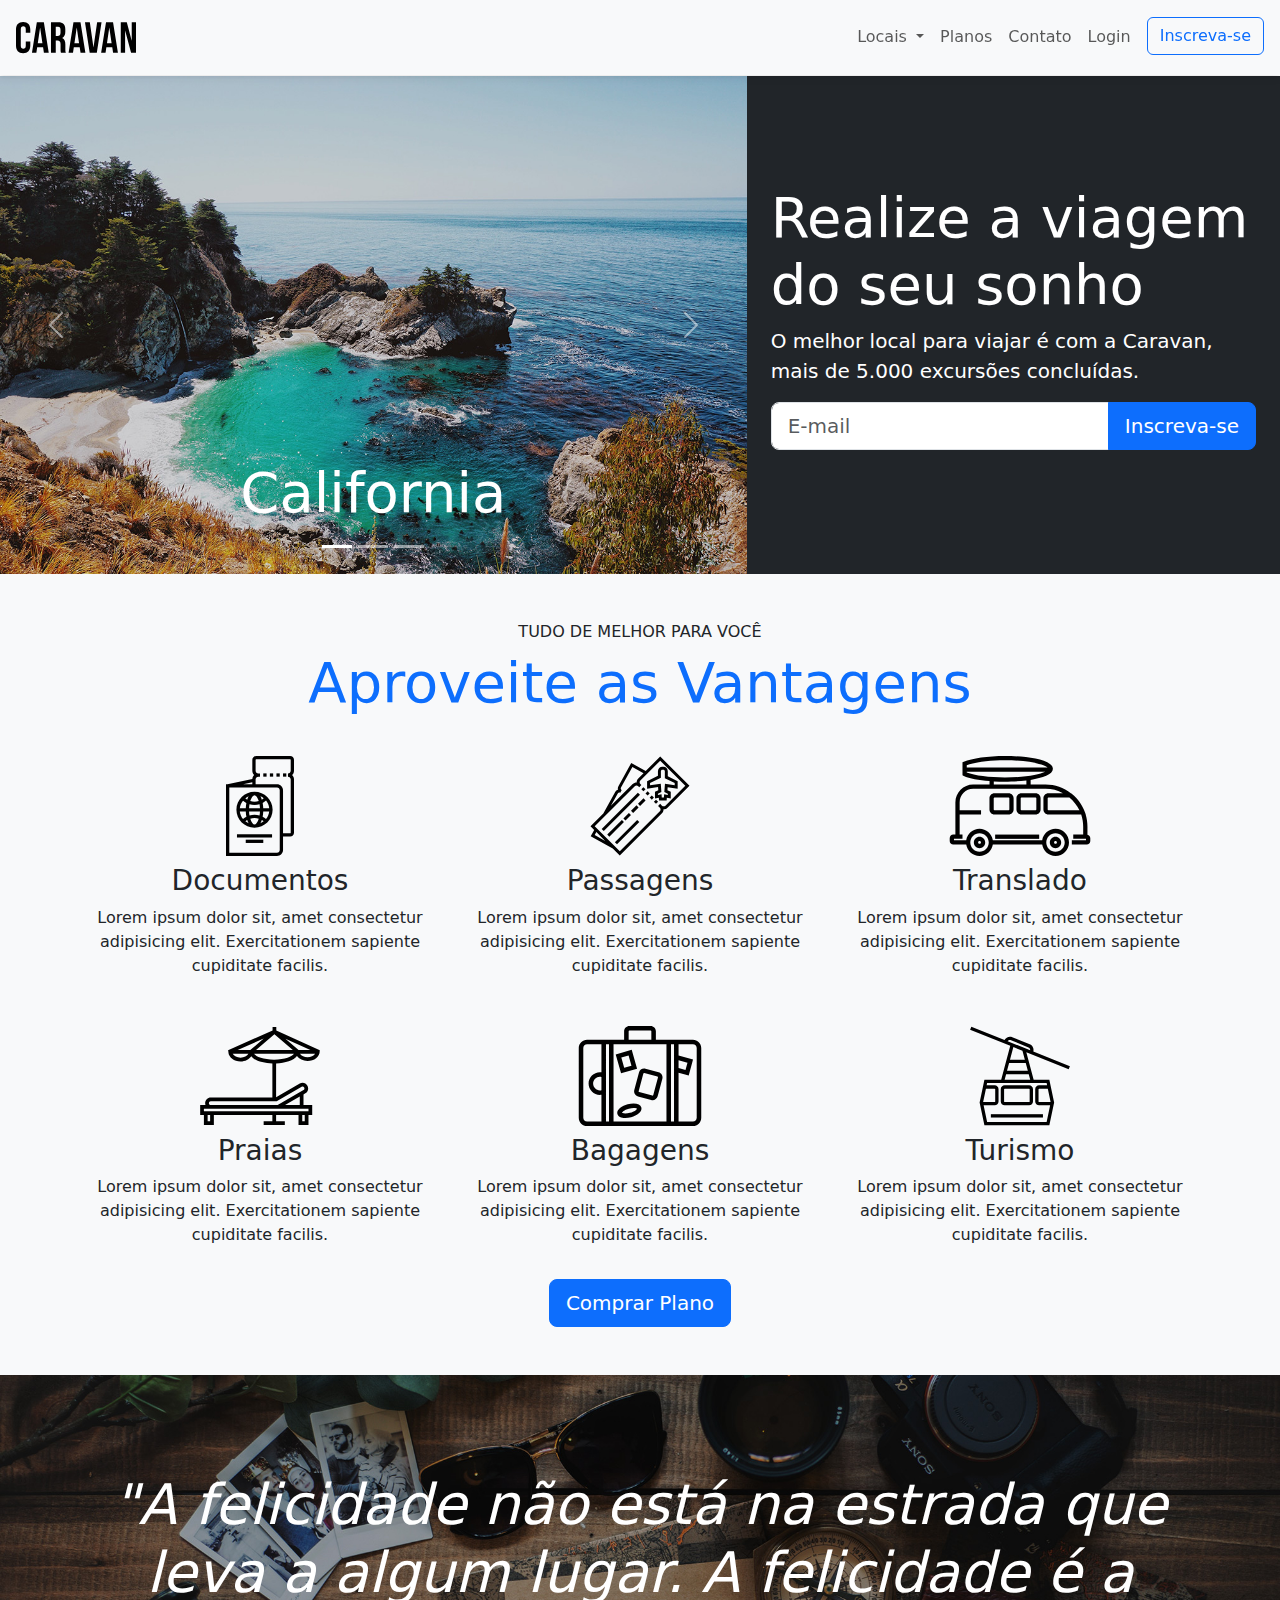
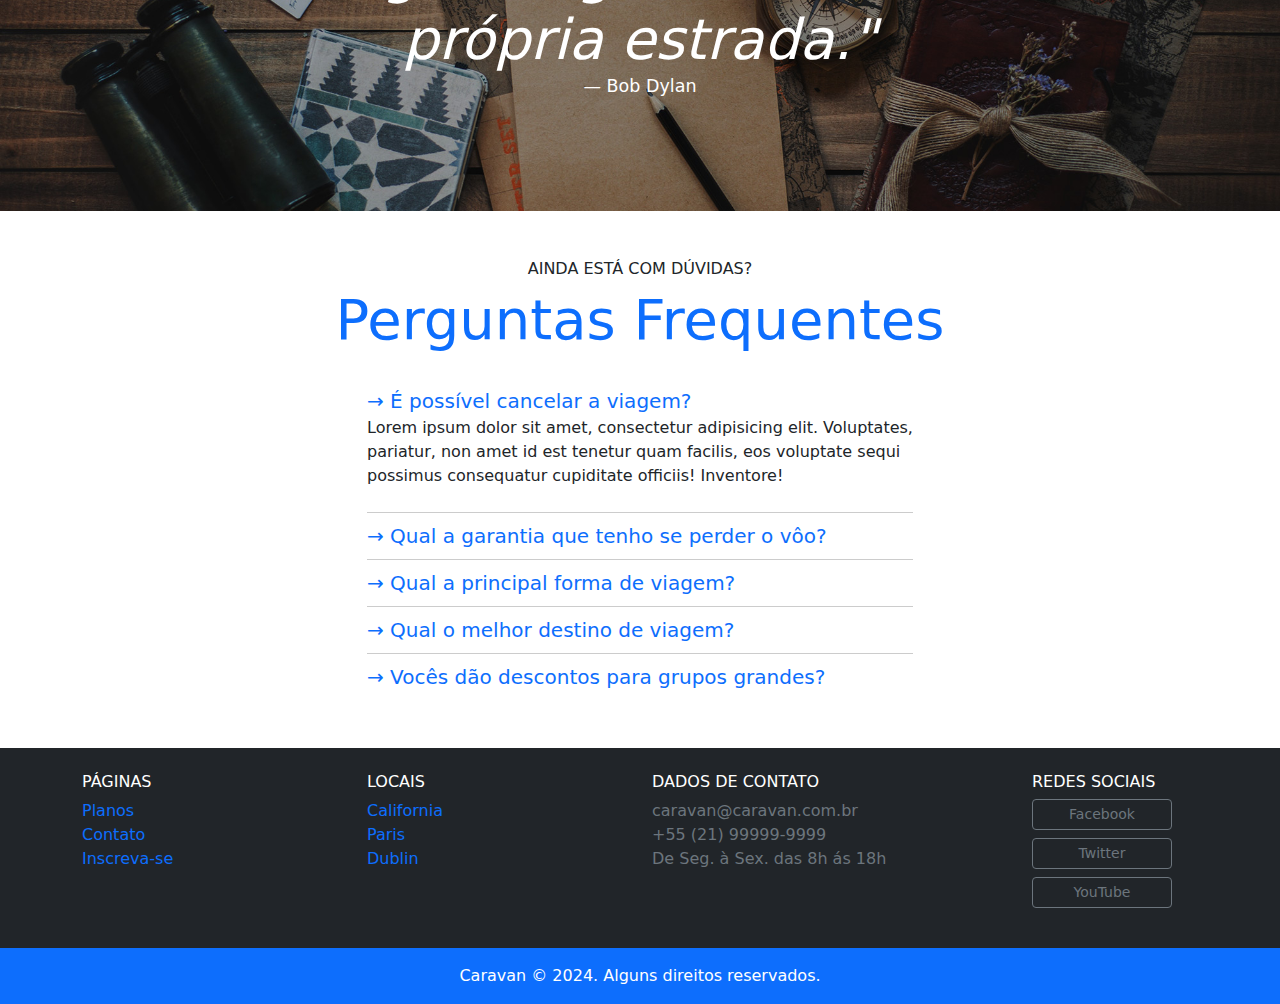
<file: index.html>
<!DOCTYPE html>
<html lang="pt-BR">
  <head>
    <meta charset="UTF-8" />
    <meta name="viewport" content="width=device-width, initial-scale=1.0" />
    <title>Caravan</title>
    <link rel="stylesheet" href="css/bootstrap.css" />
    <link rel="stylesheet" href="css/style.css" />
  </head>

  <body>
    <!-- Modal -->
    <div
      class="modal fade"
      id="modalLogin"
      tabindex="-1"
      aria-labelledby="modalLoginTitulo"
      aria-hidden="true"
    >
      <div class="modal-dialog">
        <div class="modal-content">
          <div class="modal-header">
            <h1 class="modal-title fs-5" id="modalLogin">Entre na sua conta</h1>
            <button
              type="button"
              class="btn-close"
              data-bs-dismiss="modal"
              aria-label="Close"
            ></button>
          </div>
          <div class="modal-body">
            <form>
              <div class="mb-3">
                <label for="loginEmail" class="form-label">E-mail</label>
                <input type="email" class="form-control" id="loginEmail" />
              </div>
              <div class="mb-3">
                <label for="loginSenha" class="form-label">Senha</label>
                <input type="password" class="form-control" id="loginSenha" />
              </div>

              <button type="submit" class="btn btn-primary">
                Entrar na Conta
              </button>
              <div class="form-text mt-2">
                Esqueceu a senha?
                <a href="#">Clique aqui</a>
              </div>
            </form>
          </div>
        </div>
      </div>
    </div>

    <!-- NavBar -->
    <nav
      class="navbar navbar-expand-md bg-body-tertiary fixed-top p-3 box-shadow"
    >
      <a class="navbar-brand" href="index.html">
        <img src="img/caravan.svg" alt="Logo Caravan" />
      </a>

      <button
        class="navbar-toggler"
        type="button"
        data-bs-toggle="collapse"
        data-bs-target="#descubraLocais"
        aria-controls="navbarSupportedContent"
        aria-expanded="false"
        aria-label="Toggle navigation"
      >
        <span class="navbar-toggler-icon"></span>
      </button>

      <div class="collapse navbar-collapse" id="descubraLocais">
        <ul class="navbar-nav ms-auto">
          <li class="nav-item dropdown">
            <a
              class="nav-link dropdown-toggle"
              href="#"
              role="button"
              data-bs-toggle="dropdown"
              aria-expanded="false"
            >
              Locais
            </a>
            <ul class="dropdown-menu">
              <li><a class="dropdown-item" href="local.html">California</a></li>
              <li><a class="dropdown-item" href="local.html">Paris</a></li>
              <li><a class="dropdown-item" href="local.html">Dublin</a></li>
            </ul>
          </li>
          <li class="nav-item">
            <a class="nav-link" aria-current="page" href="planos.html">
              Planos
            </a>
          </li>
          <li class="nav-item">
            <a class="nav-link" aria-current="page" href="contato.html">
              Contato
            </a>
          </li>
          <li class="nav-item">
            <a
              class="nav-link"
              aria-current="page"
              href="#"
              data-bs-toggle="modal"
              data-bs-target="#modalLogin"
            >
              Login
            </a>
          </li>
          <li class="nav-item">
            <a
              class="btn btn-outline-primary ms-md-2"
              aria-current="page"
              href="inscricao.html"
            >
              Inscreva-se
            </a>
          </li>
        </ul>
      </div>
    </nav>

    <!-- Introdução -->
    <section class="container-fluid text-white">
      <div class="row bg-dark">
        <div class="col-lg-7 p-0">
          <div id="carouselCidades" class="carousel slide">
            <div class="carousel-indicators">
              <button
                type="button"
                data-bs-target="#carouselCidades"
                data-bs-slide-to="0"
                class="active"
                aria-current="true"
                aria-label="Slide 1"
              ></button>
              <button
                type="button"
                data-bs-target="#carouselCidades"
                data-bs-slide-to="1"
                aria-label="Slide 2"
              ></button>
              <button
                type="button"
                data-bs-target="#carouselCidades"
                data-bs-slide-to="2"
                aria-label="Slide 3"
              ></button>
            </div>
            <div class="carousel-inner">
              <div class="carousel-item active">
                <img
                  src="img/california.jpg"
                  class="d-block w-100"
                  alt="California"
                />
                <div class="carousel-caption">
                  <h3 class="display-4">California</h3>
                </div>
              </div>
              <div class="carousel-item">
                <img src="img/paris.jpg" class="d-block w-100" alt="Paris" />
                <div class="carousel-caption">
                  <h3 class="display-4">Paris</h3>
                </div>
              </div>
              <div class="carousel-item">
                <img src="img/dublin.jpg" class="d-block w-100" alt="Dublin" />
                <div class="carousel-caption">
                  <h3 class="display-4">Dublin</h3>
                </div>
              </div>
            </div>
            <button
              class="carousel-control-prev"
              type="button"
              data-bs-target="#carouselCidades"
              data-bs-slide="prev"
            >
              <span
                class="carousel-control-prev-icon"
                aria-hidden="true"
              ></span>
              <span class="visually-hidden">Anterior</span>
            </button>
            <button
              class="carousel-control-next"
              type="button"
              data-bs-target="#carouselCidades"
              data-bs-slide="next"
            >
              <span
                class="carousel-control-next-icon"
                aria-hidden="true"
              ></span>
              <span class="visually-hidden">Próximo</span>
            </button>
          </div>
        </div>

        <!-- Formulário -->
        <div class="col-lg-5 p-4 align-self-center">
          <h1 class="display-4">Realize a viagem do seu sonho</h1>
          <p class="lead">
            O melhor local para viajar é com a Caravan, mais de 5.000 excursões
            concluídas.
          </p>
          <form action="">
            <div class="input-group input-group-lg mb-3">
              <input
                type="text"
                class="form-control"
                placeholder="E-mail"
                aria-label="E-mail"
                aria-describedby="button-addon2"
              />
              <button class="btn btn-primary" type="button" id="button-addon2">
                Inscreva-se
              </button>
            </div>
          </form>
        </div>
      </div>
    </section>

    <!-- Vantagens -->
    <section class="py-5 bg-light text-center">
      <div class="container">
        <div class="mb-4">
          <span class="h6 d-block">TUDO DE MELHOR PARA VOCÊ</span>
          <h2 class="display-4 text-primary">Aproveite as Vantagens</h2>
        </div>

        <div class="row">
          <div class="col-xl-4 col-md-6 my-3">
            <div class="icone d-flex justify-content-center mb-2">
              <img src="img/icones/passaporte.svg" alt="Passaporte" />
            </div>
            <h3>Documentos</h3>
            <p>
              Lorem ipsum dolor sit, amet consectetur adipisicing elit.
              Exercitationem sapiente cupiditate facilis.
            </p>
          </div>

          <div class="col-xl-4 col-md-6 my-3">
            <div class="icone d-flex justify-content-center mb-2">
              <img src="img/icones/passagens.svg" alt="Passagens" />
            </div>
            <h3>Passagens</h3>
            <p>
              Lorem ipsum dolor sit, amet consectetur adipisicing elit.
              Exercitationem sapiente cupiditate facilis.
            </p>
          </div>

          <div class="col-xl-4 col-md-6 my-3">
            <div class="icone d-flex justify-content-center mb-2">
              <img src="img/icones/translado.svg" alt="Translado" />
            </div>
            <h3>Translado</h3>
            <p>
              Lorem ipsum dolor sit, amet consectetur adipisicing elit.
              Exercitationem sapiente cupiditate facilis.
            </p>
          </div>

          <div class="col-xl-4 col-md-6 my-3">
            <div class="icone d-flex justify-content-center mb-2">
              <img src="img/icones/praias.svg" alt="Praias" />
            </div>
            <h3>Praias</h3>
            <p>
              Lorem ipsum dolor sit, amet consectetur adipisicing elit.
              Exercitationem sapiente cupiditate facilis.
            </p>
          </div>

          <div class="col-xl-4 col-md-6 my-3">
            <div class="icone d-flex justify-content-center mb-2">
              <img src="img/icones/bagagens.svg" alt="Bagagens" />
            </div>
            <h3>Bagagens</h3>
            <p>
              Lorem ipsum dolor sit, amet consectetur adipisicing elit.
              Exercitationem sapiente cupiditate facilis.
            </p>
          </div>

          <div class="col-xl-4 col-md-6 my-3">
            <div class="icone d-flex justify-content-center mb-2">
              <img src="img/icones/turismo.svg" alt="Turismo" />
            </div>
            <h3>Turismo</h3>
            <p>
              Lorem ipsum dolor sit, amet consectetur adipisicing elit.
              Exercitationem sapiente cupiditate facilis.
            </p>
          </div>
        </div>

        <a href="planos.html" class="btn btn-primary btn-lg">Comprar Plano</a>
      </div>
    </section>

    <!-- quote -->
    <section id="home-quote" class="p-md-5">
      <blockquote class="blockquote text-center text-white p-md-5 p-3">
        <p class="display-4">
          <em>
            "A felicidade não está na estrada que leva a algum lugar. A
            felicidade é a própria estrada."
          </em>
        </p>
        <footer class="blockquote-footer text-white">Bob Dylan</footer>
      </blockquote>
    </section>

    <!-- Perguntas frequentes -->
    <section class="container my-5">
      <div class="mb-4 text-center">
        <span class="h6 d-block">AINDA ESTÁ COM DÚVIDAS?</span>
        <h2 class="display-4 text-primary">Perguntas Frequentes</h2>
      </div>

      <div class="row justify-content-center">
        <div class="col-lg-6" id="perguntasFrequentes">
          <div class="pergunta py-2">
            <a
              class="lead text-decoration-none"
              data-bs-toggle="collapse"
              href="#pergunta1"
              role="button"
              aria-expanded="true"
              aria-controls="pergunta1"
            >
              <strong>→ É possível cancelar a viagem?</strong>
            </a>
            <div
              class="collapse show"
              id="pergunta1"
              data-bs-parent="#perguntasFrequentes"
            >
              <p>
                Lorem ipsum dolor sit amet, consectetur adipisicing elit.
                Voluptates, pariatur, non amet id est tenetur quam facilis, eos
                voluptate sequi possimus consequatur cupiditate officiis!
                Inventore!
              </p>
            </div>
          </div>
          <div class="pergunta py-2">
            <a
              class="lead text-decoration-none"
              data-bs-toggle="collapse"
              href="#pergunta2"
              role="button"
              aria-expanded="false"
              aria-controls="pergunta2"
            >
              <strong>→ Qual a garantia que tenho se perder o vôo?</strong>
            </a>
            <div
              class="collapse"
              id="pergunta2"
              data-bs-parent="#perguntasFrequentes"
            >
              <p>
                Lorem ipsum dolor sit amet, consectetur adipisicing elit.
                Voluptates, pariatur, non amet id est tenetur quam facilis, eos
                voluptate sequi possimus consequatur cupiditate officiis!
                Inventore!
              </p>
            </div>
          </div>
          <div class="pergunta py-2">
            <a
              class="lead text-decoration-none"
              data-bs-toggle="collapse"
              href="#pergunta3"
              role="button"
              aria-expanded="false"
              aria-controls="pergunta3"
            >
              <strong>→ Qual a principal forma de viagem?</strong>
            </a>
            <div
              class="collapse"
              id="pergunta3"
              data-bs-parent="#perguntasFrequentes"
            >
              <p>
                Lorem ipsum dolor sit amet, consectetur adipisicing elit.
                Voluptates, pariatur, non amet id est tenetur quam facilis, eos
                voluptate sequi possimus consequatur cupiditate officiis!
                Inventore!
              </p>
            </div>
          </div>
          <div class="pergunta py-2">
            <a
              class="lead text-decoration-none"
              data-bs-toggle="collapse"
              href="#pergunta4"
              role="button"
              aria-expanded="false"
              aria-controls="pergunta4"
            >
              <strong>→ Qual o melhor destino de viagem?</strong>
            </a>
            <div
              class="collapse"
              id="pergunta4"
              data-bs-parent="#perguntasFrequentes"
            >
              <p>
                Lorem ipsum dolor sit amet, consectetur adipisicing elit.
                Voluptates, pariatur, non amet id est tenetur quam facilis, eos
                voluptate sequi possimus consequatur cupiditate officiis!
                Inventore!
              </p>
            </div>
          </div>
          <div class="pergunta py-2">
            <a
              class="lead text-decoration-none"
              data-bs-toggle="collapse"
              href="#pergunta5"
              role="button"
              aria-expanded="false"
              aria-controls="pergunta5"
            >
              <strong>→ Vocês dão descontos para grupos grandes?</strong>
            </a>
            <div
              class="collapse"
              id="pergunta5"
              data-bs-parent="#perguntasFrequentes"
            >
              <p>
                Lorem ipsum dolor sit amet, consectetur adipisicing elit.
                Voluptates, pariatur, non amet id est tenetur quam facilis, eos
                voluptate sequi possimus consequatur cupiditate officiis!
                Inventore!
              </p>
            </div>
          </div>
        </div>
      </div>
    </section>

    <footer class="bg-dark text-white">
      <div class="container py-4">
        <div class="row">
          <div class="col-md-3 col-6">
            <h4 class="h6">PÁGINAS</h4>
            <ul class="list-unstyled">
              <li>
                <a class="text-decoration-none" href="planos.html">Planos</a>
              </li>
              <li>
                <a class="text-decoration-none" href="contato.html">Contato</a>
              </li>
              <li>
                <a class="text-decoration-none" href="inscricao.html">
                  Inscreva-se
                </a>
              </li>
            </ul>
          </div>

          <div class="col-md-3 col-6">
            <h4 class="h6">LOCAIS</h4>
            <ul class="list-unstyled">
              <li>
                <a class="text-decoration-none" href="local.html">California</a>
              </li>
              <li>
                <a class="text-decoration-none" href="local.html">Paris</a>
              </li>
              <li>
                <a class="text-decoration-none" href="local.html">Dublin</a>
              </li>
            </ul>
          </div>

          <div class="col-md-4">
            <h4 class="h6">DADOS DE CONTATO</h4>
            <ul class="list-unstyled text-decoration-none text-secondary">
              <li>caravan@caravan.com.br</li>
              <li>+55 (21) 99999-9999</li>
              <li>De Seg. à Sex. das 8h ás 18h</li>
            </ul>
          </div>

          <div class="col-md-2 col-3">
            <h4 class="h6">REDES SOCIAIS</h4>
            <ul class="list-unstyled btn-maxwidth">
              <li>
                <a
                  class="btn btn-sm btn-outline-secondary mb-2 d-block"
                  href="#"
                >
                  Facebook
                </a>
              </li>
              <li>
                <a
                  class="btn btn-sm btn-outline-secondary mb-2 d-block"
                  href="#"
                >
                  Twitter
                </a>
              </li>
              <li>
                <a
                  class="btn btn-sm btn-outline-secondary mb-2 d-block"
                  href="#"
                >
                  YouTube
                </a>
              </li>
            </ul>
          </div>
        </div>
      </div>

      <div class="bg-primary text-center py-3">
        <p class="mb-0">Caravan &copy 2024. Alguns direitos reservados.</p>
      </div>
    </footer>

    <script type="text/javascript" src="js/bootstrap.bundle.js"></script>
    <script type="text/javascript" src="js/script.js"></script>
  </body>
</html>
</file>
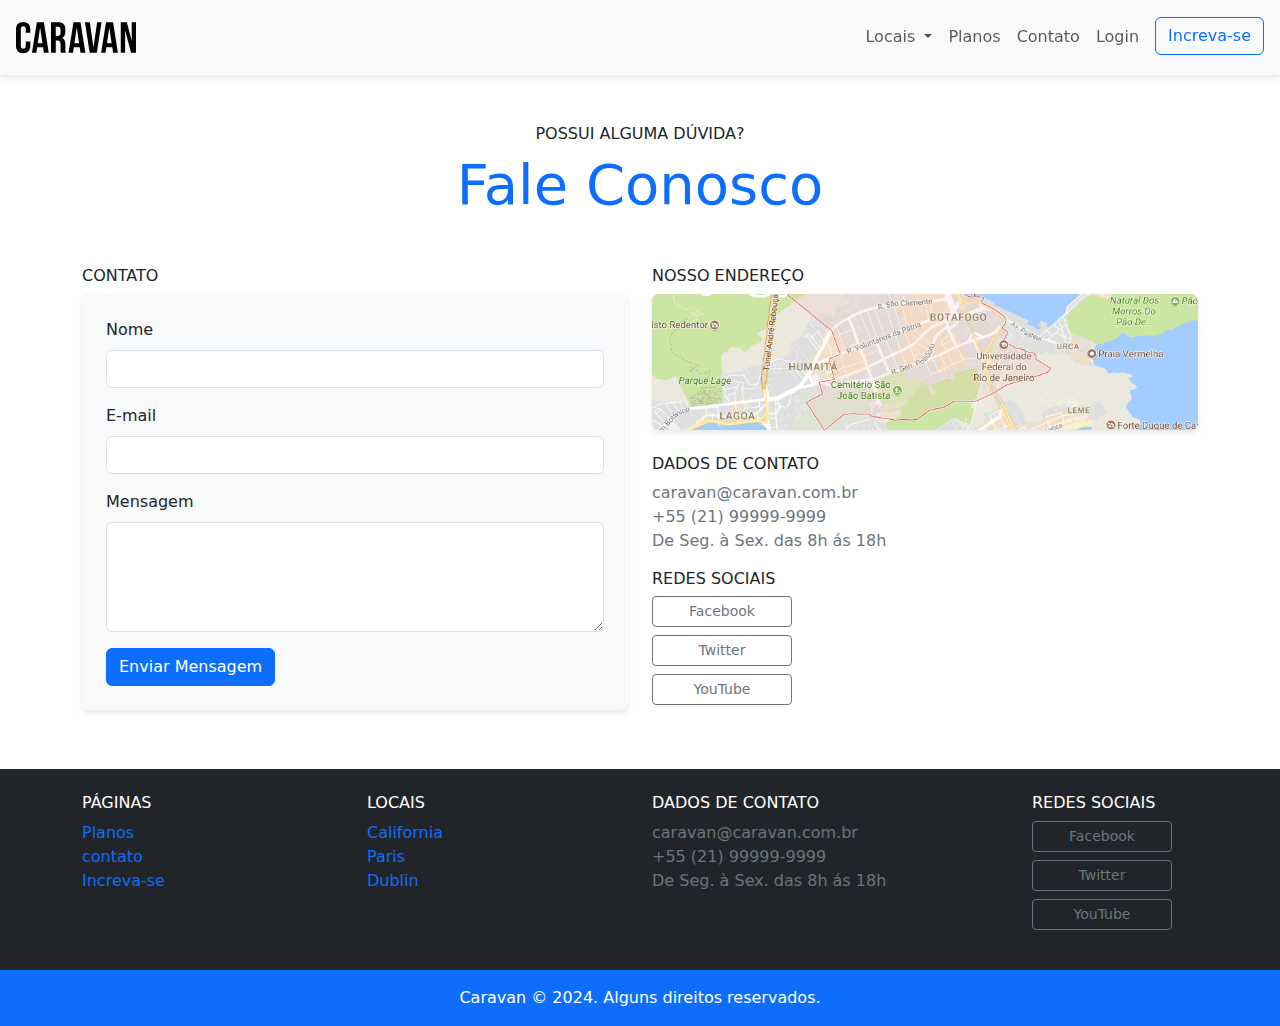
<file: contato.html>
<!DOCTYPE html>
<html lang="pt-BR">
  <head>
    <meta charset="UTF-8" />
    <meta name="viewport" content="width=device-width, initial-scale=1.0" />
    <title>Caravan</title>
    <link rel="stylesheet" href="css/bootstrap.css" />
    <link rel="stylesheet" href="css/style.css" />
  </head>

  <body>
    <!-- Modal -->
    <div
      class="modal fade"
      id="modalLogin"
      tabindex="-1"
      aria-labelledby="modalLoginTitulo"
      aria-hidden="true"
    >
      <div class="modal-dialog">
        <div class="modal-content">
          <div class="modal-header">
            <h1 class="modal-title fs-5" id="modalLoginTitulo">
              Entre na sua conta
            </h1>
            <button
              type="button"
              class="btn-close"
              data-bs-dismiss="modal"
              aria-label="Close"
            ></button>
          </div>
          <div class="modal-body">
            <form>
              <div class="mb-3">
                <label for="loginEmail" class="form-label">E-mail</label>
                <input type="email" class="form-control" id="loginEmail" />
              </div>
              <div class="mb-3">
                <label for="loginSenha" class="form-label">Senha</label>
                <input type="password" class="form-control" id="loginSenha" />
              </div>

              <button type="submit" class="btn btn-primary">
                Entrar na Conta
              </button>
              <div class="form-text">
                Esqueceu a senha?
                <a href="#">Clique aqui</a>
              </div>
            </form>
          </div>
        </div>
      </div>
    </div>

    <!-- NavBar -->
    <nav
      class="navbar navbar-expand-md bg-body-tertiary fixed-top p-3 box-shadow"
    >
      <a class="navbar-brand" href="index.html">
        <img src="img/caravan.svg" alt="Caravan" />
      </a>

      <button
        class="navbar-toggler"
        type="button"
        data-bs-toggle="collapse"
        data-bs-target="#navbarSupportedContent"
        aria-controls="navbarSupportedContent"
        aria-expanded="false"
        aria-label="Toggle navigation"
      >
        <span class="navbar-toggler-icon"></span>
      </button>

      <div class="collapse navbar-collapse" id="navbarSupportedContent">
        <ul class="navbar-nav ms-auto">
          <li class="nav-item dropdown">
            <a
              class="nav-link dropdown-toggle"
              href="#"
              role="button"
              data-bs-toggle="dropdown"
              aria-expanded="false"
            >
              Locais
            </a>
            <ul class="dropdown-menu">
              <li><a class="dropdown-item" href="local.html">California</a></li>
              <li><a class="dropdown-item" href="local.html">Paris</a></li>
              <li><a class="dropdown-item" href="local.html">Dublin</a></li>
            </ul>
          </li>
          <li class="nav-item">
            <a class="nav-link" aria-current="page" href="planos.html">
              Planos
            </a>
          </li>
          <li class="nav-item">
            <a class="nav-link" aria-current="page" href="contato.html">
              Contato
            </a>
          </li>
          <li class="nav-item">
            <a
              class="nav-link"
              aria-current="page"
              href="#"
              data-bs-toggle="modal"
              data-bs-target="#modalLogin"
            >
              Login
            </a>
          </li>
          <li class="nav-item">
            <a
              class="btn btn-outline-primary ms-md-2"
              aria-current="page"
              href="inscricao.html"
            >
              Increva-se
            </a>
          </li>
        </ul>
      </div>
    </nav>

    <!-- Fale Conosco -->
    <section class="container">
      <div class="my-5 text-center">
        <span class="h6 d-block">POSSUI ALGUMA DÚVIDA?</span>
        <h2 class="display-4 text-primary">Fale Conosco</h2>
      </div>
      <div class="row">
        <div class="col-lg mb-5">
          <h2 class="h6">CONTATO</h2>
          <form class="bg-light rounded p-4 box-shadow">
            <div class="mb-3">
              <label for="clienteNome" class="form-label">Nome</label>
              <input type="text" class="form-control" id="clienteNome" />
            </div>
            <div class="mb-3">
              <label for="clienteEmail" class="form-label">E-mail</label>
              <input type="email" class="form-control" id="clienteEmail" />
            </div>
            <div class="mb-3">
              <label for="clienteMensagem" class="form-label">Mensagem</label>
              <textarea
                class="form-control"
                id="clienteMensagem"
                rows="4"
              ></textarea>
            </div>

            <button type="submit" class="btn btn-primary">
              Enviar Mensagem
            </button>
          </form>
        </div>

        <div class="col-lg mb-5">
          <h2 class="h6">NOSSO ENDEREÇO</h2>
          <a href="https://www.google.com/maps">
            <img
              class="img-fluid box-shadow rounded mb-4"
              src="img/mapa.png"
              alt="Endereço da Empresa"
            />
          </a>

          <h2 class="h6">DADOS DE CONTATO</h2>
          <ul class="list-unstyled text-secondary">
            <li>caravan@caravan.com.br</li>
            <li>+55 (21) 99999-9999</li>
            <li>De Seg. à Sex. das 8h ás 18h</li>
          </ul>

          <h2 class="h6">REDES SOCIAIS</h2>
          <ul class="list-unstyled btn-maxwidth">
            <li>
              <a class="btn btn-sm btn-outline-secondary mb-2 d-block" href="#">
                Facebook
              </a>
            </li>
            <li>
              <a class="btn btn-sm btn-outline-secondary mb-2 d-block" href="#">
                Twitter
              </a>
            </li>
            <li>
              <a class="btn btn-sm btn-outline-secondary mb-2 d-block" href="#">
                YouTube
              </a>
            </li>
          </ul>
        </div>
      </div>
    </section>

    <!-- Footer -->
    <footer class="bg-dark text-white">
      <div class="container py-4">
        <div class="row">
          <div class="col-md-3 col-6">
            <h4 class="h6">PÁGINAS</h4>
            <ul class="list-unstyled">
              <li>
                <a class="text-decoration-none" href="planos.html">Planos</a>
              </li>
              <li>
                <a class="text-decoration-none" href="contato.html">contato</a>
              </li>
              <li>
                <a class="text-decoration-none" href="inscricao.html">
                  Increva-se
                </a>
              </li>
            </ul>
          </div>
          <div class="col-md-3 col-6">
            <h4 class="h6">LOCAIS</h4>
            <ul class="list-unstyled">
              <li>
                <a class="text-decoration-none" href="local.html">California</a>
              </li>
              <li>
                <a class="text-decoration-none" href="local.html">Paris</a>
              </li>
              <li>
                <a class="text-decoration-none" href="local.html">Dublin</a>
              </li>
            </ul>
          </div>
          <div class="col-md-4">
            <h4 class="h6">DADOS DE CONTATO</h4>
            <ul class="list-unstyled text-secondary">
              <li>caravan@caravan.com.br</li>
              <li>+55 (21) 99999-9999</li>
              <li>De Seg. à Sex. das 8h ás 18h</li>
            </ul>
          </div>
          <div class="col-md-2 col-3">
            <h4 class="h6">REDES SOCIAIS</h4>
            <ul class="list-unstyled btn-maxwidth">
              <li>
                <a
                  class="btn btn-sm btn-outline-secondary mb-2 d-block"
                  href="#"
                >
                  Facebook
                </a>
              </li>
              <li>
                <a
                  class="btn btn-sm btn-outline-secondary mb-2 d-block"
                  href="#"
                >
                  Twitter
                </a>
              </li>
              <li>
                <a
                  class="btn btn-sm btn-outline-secondary mb-2 d-block"
                  href="#"
                >
                  YouTube
                </a>
              </li>
            </ul>
          </div>
        </div>
      </div>

      <div class="bg-primary text-center py-3">
        <p class="mb-0">Caravan &copy 2024. Alguns direitos reservados.</p>
      </div>
    </footer>

    <script type="text/javascript" src="js/bootstrap.bundle.js"></script>
    <script type="text/javascript" src="js/script.js"></script>
  </body>
</html>
</file>
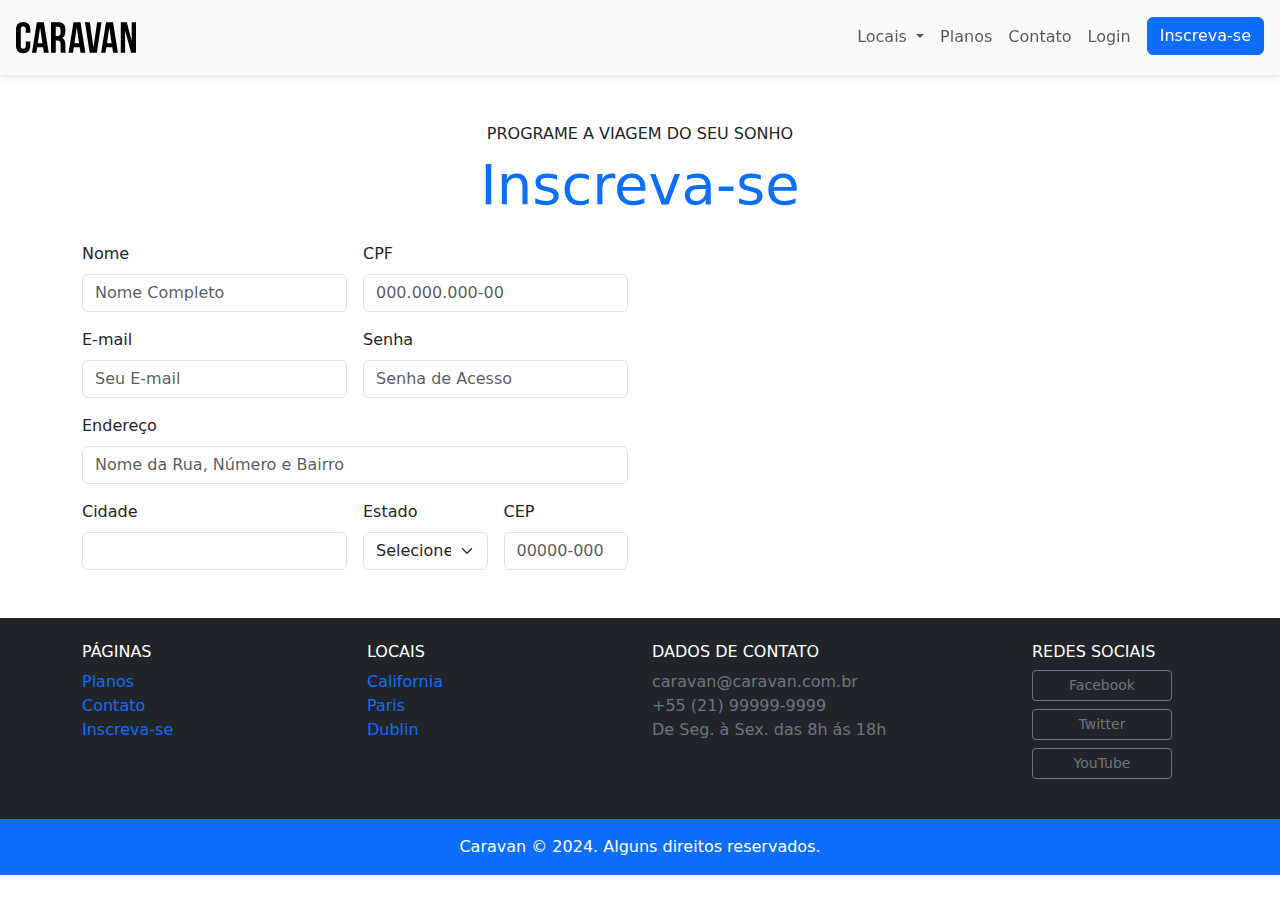
<file: inscricao.html>
<!DOCTYPE html>
<html lang="pt-BR">
  <head>
    <meta charset="UTF-8" />
    <meta name="viewport" content="width=device-width, initial-scale=1.0" />
    <title>Caravan - Inscrição</title>
    <link rel="stylesheet" href="css/bootstrap.css" />
    <link rel="stylesheet" href="css/style.css" />
  </head>

  <body>
    <!-- Modal -->
    <div
      class="modal fade"
      id="modalLogin"
      tabindex="-1"
      aria-labelledby="modalLoginTitulo"
      aria-hidden="true"
    >
      <div class="modal-dialog">
        <div class="modal-content">
          <div class="modal-header">
            <h1 class="modal-title fs-5" id="modalLogin">Entre na sua conta</h1>
            <button
              type="button"
              class="btn-close"
              data-bs-dismiss="modal"
              aria-label="Close"
            ></button>
          </div>
          <div class="modal-body">
            <form>
              <div class="mb-3">
                <label for="loginEmail" class="form-label">E-mail</label>
                <input type="email" class="form-control" id="loginEmail" />
              </div>
              <div class="mb-3">
                <label for="loginSenha" class="form-label">Senha</label>
                <input type="password" class="form-control" id="loginSenha" />
              </div>

              <button type="submit" class="btn btn-primary">
                Entrar na Conta
              </button>
              <div class="form-text mt-2">
                Esqueceu a senha?
                <a href="#">Clique aqui</a>
              </div>
            </form>
          </div>
        </div>
      </div>
    </div>

    <!-- NavBar -->
    <nav
      class="navbar navbar-expand-md bg-body-tertiary fixed-top p-3 box-shadow"
    >
      <a class="navbar-brand" href="index.html">
        <img src="img/caravan.svg" alt="Logo Caravan" />
      </a>

      <button
        class="navbar-toggler"
        type="button"
        data-bs-toggle="collapse"
        data-bs-target="#descubraLocais"
        aria-controls="navbarSupportedContent"
        aria-expanded="false"
        aria-label="Toggle navigation"
      >
        <span class="navbar-toggler-icon"></span>
      </button>

      <div class="collapse navbar-collapse" id="descubraLocais">
        <ul class="navbar-nav ms-auto">
          <li class="nav-item dropdown">
            <a
              class="nav-link dropdown-toggle"
              href="#"
              role="button"
              data-bs-toggle="dropdown"
              aria-expanded="false"
            >
              Locais
            </a>
            <ul class="dropdown-menu">
              <li><a class="dropdown-item" href="local.html">California</a></li>
              <li><a class="dropdown-item" href="local.html">Paris</a></li>
              <li><a class="dropdown-item" href="local.html">Dublin</a></li>
            </ul>
          </li>
          <li class="nav-item">
            <a class="nav-link" aria-current="page" href="planos.html">
              Planos
            </a>
          </li>
          <li class="nav-item">
            <a class="nav-link" aria-current="page" href="contato.html">
              Contato
            </a>
          </li>
          <li class="nav-item">
            <a
              class="nav-link"
              aria-current="page"
              href="#"
              data-bs-toggle="modal"
              data-bs-target="#modalLogin"
            >
              Login
            </a>
          </li>
          <li class="nav-item">
            <a
              class="btn btn-outline-primary ms-md-2 active"
              aria-current="page"
              href="inscricao.html"
            >
              Inscreva-se
            </a>
          </li>
        </ul>
      </div>
    </nav>

    <!-- Inscreva-se -->
    <section class="container my-5">
      <div class="mb-4 text-center">
        <span class="h6 d-block">PROGRAME A VIAGEM DO SEU SONHO</span>
        <h1 class="display-4 text-primary">Inscreva-se</h1>
      </div>

      <div class="row">
        <form action="" class="col-lg-6">
          <div class="row g-3">
            <div class="form-group col-md-6">
              <label for="inputNome" class="form-label">Nome</label>
              <input
                type="text"
                class="form-control"
                id="inputNome"
                placeholder="Nome Completo"
              />
            </div>
            <div class="form-group col-md-6">
              <label for="inputCPF" class="form-label">CPF</label>
              <input
                type="text"
                class="form-control"
                id="inputCPF"
                placeholder="000.000.000-00"
              />
            </div>
            <div class="form-group col-md-6">
              <label for="inputEmail" class="form-label">E-mail</label>
              <input
                type="email"
                class="form-control"
                id="inputEmail"
                placeholder="Seu E-mail"
              />
            </div>
            <div class="form-group col-md-6">
              <label for="inputSenha" class="form-label">Senha</label>
              <input
                type="password"
                class="form-control"
                id="inputSenha"
                placeholder="Senha de Acesso"
              />
            </div>
            <div class="form-group col-12">
              <label for="inputEndereco" class="form-label">Endereço</label>
              <input
                type="text"
                class="form-control"
                id="inputEndereco"
                placeholder="Nome da Rua, Número e Bairro"
              />
            </div>
            <div class="form-group col-md-6">
              <label for="inputCidade" class="form-label">Cidade</label>
              <input
                type="text"
                class="form-control"
                id="inputCidade"
              />
            </div>
            <div class="form-group col-md-3 col-6">
              <label for="inputEstado" class="form-label">Estado</label>
              <select class="form-select" id="inputEstado" aria-label="Estado">
                <option selected>Selecione</option>
                <option value="Rio de Janeiro">Rio de Janeiro</option>
                <option value="São Paulo">São Paulo</option>
                <option value="Paraná">Paraná</option>
                <option value="Espirito Santo">Espirito Santo</option>
                <option value="Minas Gerais">Minas Gerais</option>
                <option value="Rio Grande do Sul">Rio Grande do Sul</option>
              </select>
            </div>
            <div class="form-group col-md-3 col-6">
              <label for="inputCEP" class="form-label">CEP</label>
              <input
                type="text"
                class="form-control"
                id="inputCEP"
                placeholder="00000-000"
              />
            </div>
          </div>
        </form>
      </div>
    </section>

    <!-- Footer -->
    <footer class="bg-dark text-white">
      <div class="container py-4">
        <div class="row">
          <div class="col-md-3 col-6">
            <h4 class="h6">PÁGINAS</h4>
            <ul class="list-unstyled">
              <li>
                <a class="text-decoration-none" href="planos.html">Planos</a>
              </li>
              <li>
                <a class="text-decoration-none" href="contato.html">Contato</a>
              </li>
              <li>
                <a class="text-decoration-none" href="inscricao.html">
                  Inscreva-se
                </a>
              </li>
            </ul>
          </div>

          <div class="col-md-3 col-6">
            <h4 class="h6">LOCAIS</h4>
            <ul class="list-unstyled">
              <li>
                <a class="text-decoration-none" href="local.html">California</a>
              </li>
              <li>
                <a class="text-decoration-none" href="local.html">Paris</a>
              </li>
              <li>
                <a class="text-decoration-none" href="local.html">Dublin</a>
              </li>
            </ul>
          </div>

          <div class="col-md-4">
            <h4 class="h6">DADOS DE CONTATO</h4>
            <ul class="list-unstyled text-secondary">
              <li>caravan@caravan.com.br</li>
              <li>+55 (21) 99999-9999</li>
              <li>De Seg. à Sex. das 8h ás 18h</li>
            </ul>
          </div>

          <div class="col-md-2 col-3">
            <h4 class="h6">REDES SOCIAIS</h4>
            <ul class="list-unstyled btn-maxwidth">
              <li>
                <a
                  class="btn btn-sm btn-outline-secondary mb-2 d-block"
                  href="#"
                >
                  Facebook
                </a>
              </li>
              <li>
                <a
                  class="btn btn-sm btn-outline-secondary mb-2 d-block"
                  href="#"
                >
                  Twitter
                </a>
              </li>
              <li>
                <a
                  class="btn btn-sm btn-outline-secondary mb-2 d-block"
                  href="#"
                >
                  YouTube
                </a>
              </li>
            </ul>
          </div>
        </div>
      </div>

      <div class="bg-primary text-center py-3">
        <p class="mb-0">Caravan &copy 2024. Alguns direitos reservados.</p>
      </div>
    </footer>

    <script type="text/javascript" src="js/bootstrap.bundle.js"></script>
    <script type="text/javascript" src="js/script.js"></script>
  </body>
</html>
</file>
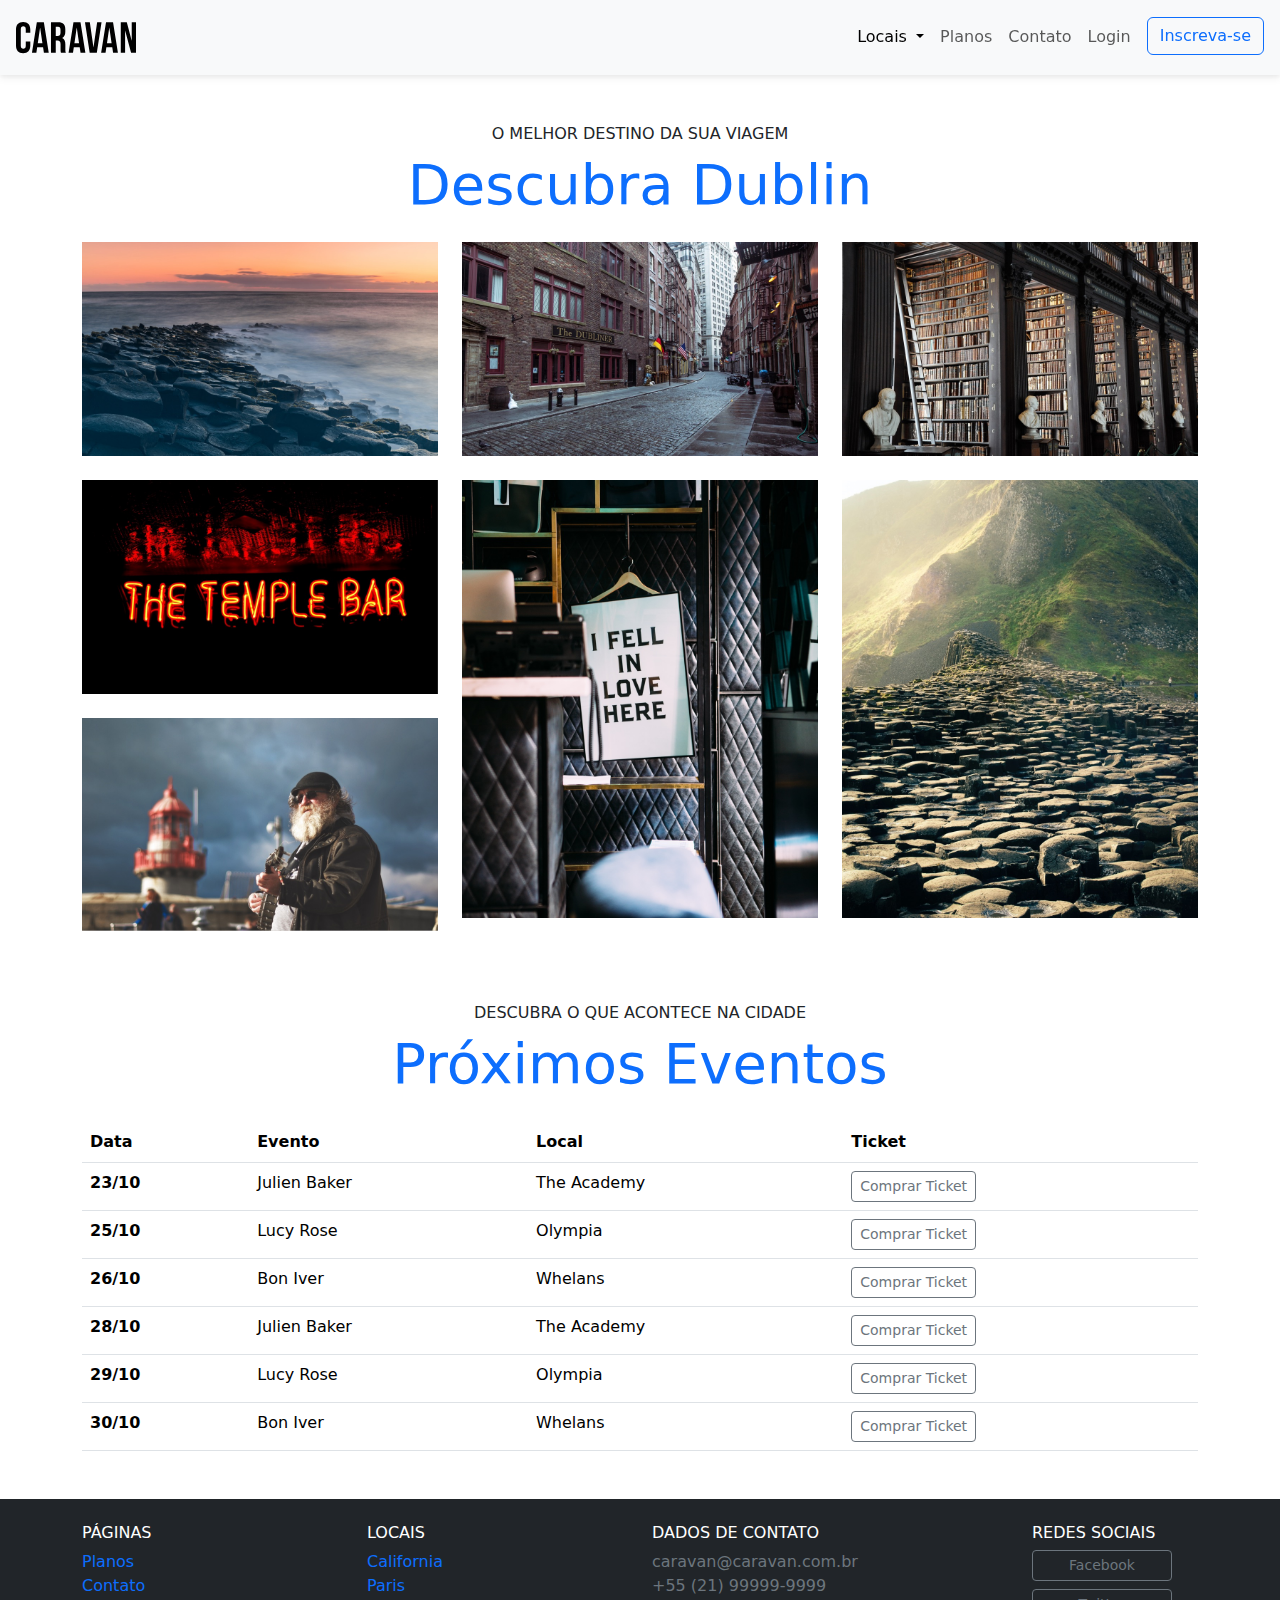
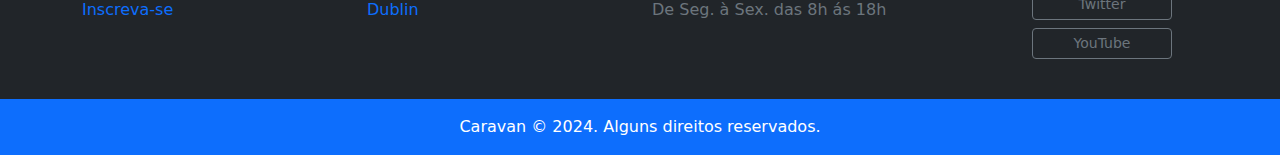
<file: local.html>
<!DOCTYPE html>
<html lang="pt-BR">
  <head>
    <meta charset="UTF-8" />
    <meta name="viewport" content="width=device-width, initial-scale=1.0" />
    <title>Caravan - Local</title>
    <link rel="stylesheet" href="css/bootstrap.css" />
    <link rel="stylesheet" href="css/style.css" />
  </head>

  <body>
    <!-- Modal -->
    <div
      class="modal fade"
      id="modalLogin"
      tabindex="-1"
      aria-labelledby="modalLoginTitulo"
      aria-hidden="true"
    >
      <div class="modal-dialog">
        <div class="modal-content">
          <div class="modal-header">
            <h1 class="modal-title fs-5" id="modalLogin">Entre na sua conta</h1>
            <button
              type="button"
              class="btn-close"
              data-bs-dismiss="modal"
              aria-label="Close"
            ></button>
          </div>
          <div class="modal-body">
            <form>
              <div class="mb-3">
                <label for="loginEmail" class="form-label">E-mail</label>
                <input type="email" class="form-control" id="loginEmail" />
              </div>
              <div class="mb-3">
                <label for="loginSenha" class="form-label">Senha</label>
                <input type="password" class="form-control" id="loginSenha" />
              </div>

              <button type="submit" class="btn btn-primary">
                Entrar na Conta
              </button>
              <div class="form-text mt-2">
                Esqueceu a senha?
                <a href="#">Clique aqui</a>
              </div>
            </form>
          </div>
        </div>
      </div>
    </div>

    <!-- NavBar -->
    <nav
      class="navbar navbar-expand-md bg-body-tertiary fixed-top p-3 box-shadow"
    >
      <a class="navbar-brand" href="index.html">
        <img src="img/caravan.svg" alt="Logo Caravan" />
      </a>

      <button
        class="navbar-toggler"
        type="button"
        data-bs-toggle="collapse"
        data-bs-target="#descubraLocais"
        aria-controls="navbarSupportedContent"
        aria-expanded="false"
        aria-label="Toggle navigation"
      >
        <span class="navbar-toggler-icon"></span>
      </button>

      <div class="collapse navbar-collapse" id="descubraLocais">
        <ul class="navbar-nav ms-auto">
          <li class="nav-item dropdown">
            <a
              class="nav-link dropdown-toggle active"
              href="#"
              role="button"
              data-bs-toggle="dropdown"
              aria-expanded="false"
            >
              Locais
            </a>
            <ul class="dropdown-menu">
              <li><a class="dropdown-item" href="local.html">California</a></li>
              <li><a class="dropdown-item" href="local.html">Paris</a></li>
              <li><a class="dropdown-item" href="local.html">Dublin</a></li>
            </ul>
          </li>
          <li class="nav-item">
            <a class="nav-link" aria-current="page" href="planos.html">
              Planos
            </a>
          </li>
          <li class="nav-item">
            <a class="nav-link" aria-current="page" href="contato.html">
              Contato
            </a>
          </li>
          <li class="nav-item">
            <a
              class="nav-link"
              aria-current="page"
              href="#"
              data-bs-toggle="modal"
              data-bs-target="#modalLogin"
            >
              Login
            </a>
          </li>
          <li class="nav-item">
            <a
              class="btn btn-outline-primary ms-md-2"
              aria-current="page"
              href="inscricao.html"
            >
              Inscreva-se
            </a>
          </li>
        </ul>
      </div>
    </nav>

    <!-- Local -->
    <section class="container my-5">
      <div class="mb-4 text-center">
        <span class="h6 d-block">O MELHOR DESTINO DA SUA VIAGEM</span>
        <h1 class="display-4 text-primary">Descubra Dublin</h1>
      </div>
      <div class="row">
        <div class="col-md">
          <img class="img-fluid mb-4" src="img/local/foto-1.jpg" alt="Foto 1" />
          <img class="img-fluid mb-4" src="img/local/foto-2.jpg" alt="Foto 2" />
          <img class="img-fluid mb-4" src="img/local/foto-3.jpg" alt="Foto 3" />
        </div>
        <div class="col-md">
          <img class="img-fluid mb-4" src="img/local/foto-4.jpg" alt="Foto 4" />
          <img class="img-fluid mb-4" src="img/local/foto-5.jpg" alt="Foto 5" />
        </div>
        <div class="col-md">
          <img class="img-fluid mb-4" src="img/local/foto-6.jpg" alt="Foto 6" />
          <img class="img-fluid mb-4" src="img/local/foto-7.jpg" alt="Foto 7" />
        </div>
      </div>
    </section>

    <!-- Eventos -->
    <section class="container my-5">
      <div class="mb-4 text-center">
        <span class="h6 d-block">DESCUBRA O QUE ACONTECE NA CIDADE</span>
        <h1 class="display-4 text-primary">Próximos Eventos</h1>
      </div>
      <div class="table-responsive-md">
        <table class="table table-hover">
          <thead>
            <tr>
              <th scope="col">Data</th>
              <th scope="col">Evento</th>
              <th scope="col">Local</th>
              <th scope="col">Ticket</th>
            </tr>
          </thead>
          <tbody>
            <tr>
              <th scope="row">23/10</th>
              <td>Julien Baker</td>
              <td>The Academy</td>
              <td>
                <a href="#" class="btn btn-outline-secondary btn-sm">
                  Comprar Ticket
                </a>
              </td>
            </tr>
            <tr>
              <th scope="row">25/10</th>
              <td>Lucy Rose</td>
              <td>Olympia</td>
              <td>
                <a href="#" class="btn btn-outline-secondary btn-sm">
                  Comprar Ticket
                </a>
              </td>
            </tr>
            <tr>
              <th scope="row">26/10</th>
              <td>Bon Iver</td>
              <td>Whelans</td>
              <td>
                <a href="#" class="btn btn-outline-secondary btn-sm">
                  Comprar Ticket
                </a>
              </td>
            </tr>
            <tr>
              <th scope="row">28/10</th>
              <td>Julien Baker</td>
              <td>The Academy</td>
              <td>
                <a href="#" class="btn btn-outline-secondary btn-sm">
                  Comprar Ticket
                </a>
              </td>
            </tr>
            <tr>
              <th scope="row">29/10</th>
              <td>Lucy Rose</td>
              <td>Olympia</td>
              <td>
                <a href="#" class="btn btn-outline-secondary btn-sm">
                  Comprar Ticket
                </a>
              </td>
            </tr>
            <tr>
              <th scope="row">30/10</th>
              <td>Bon Iver</td>
              <td>Whelans</td>
              <td>
                <a href="#" class="btn btn-outline-secondary btn-sm">
                  Comprar Ticket
                </a>
              </td>
            </tr>
          </tbody>
        </table>
      </div>
    </section>

    <!-- Footer -->
    <footer class="bg-dark text-white">
      <div class="container py-4">
        <div class="row">
          <div class="col-md-3 col-6">
            <h4 class="h6">PÁGINAS</h4>
            <ul class="list-unstyled">
              <li>
                <a class="text-decoration-none" href="planos.html">Planos</a>
              </li>
              <li>
                <a class="text-decoration-none" href="contato.html">Contato</a>
              </li>
              <li>
                <a class="text-decoration-none" href="inscricao.html">
                  Inscreva-se
                </a>
              </li>
            </ul>
          </div>

          <div class="col-md-3 col-6">
            <h4 class="h6">LOCAIS</h4>
            <ul class="list-unstyled">
              <li>
                <a class="text-decoration-none" href="local.html">California</a>
              </li>
              <li>
                <a class="text-decoration-none" href="local.html">Paris</a>
              </li>
              <li>
                <a class="text-decoration-none" href="local.html">Dublin</a>
              </li>
            </ul>
          </div>

          <div class="col-md-4">
            <h4 class="h6">DADOS DE CONTATO</h4>
            <ul class="list-unstyled text-secondary">
              <li>caravan@caravan.com.br</li>
              <li>+55 (21) 99999-9999</li>
              <li>De Seg. à Sex. das 8h ás 18h</li>
            </ul>
          </div>
          
          <div class="col-md-2 col-3">
            <h4 class="h6">REDES SOCIAIS</h4>
            <ul class="list-unstyled btn-maxwidth">
              <li>
                <a
                  class="btn btn-sm btn-outline-secondary mb-2 d-block"
                  href="#"
                >
                  Facebook
                </a>
              </li>
              <li>
                <a
                  class="btn btn-sm btn-outline-secondary mb-2 d-block"
                  href="#"
                >
                  Twitter
                </a>
              </li>
              <li>
                <a
                  class="btn btn-sm btn-outline-secondary mb-2 d-block"
                  href="#"
                >
                  YouTube
                </a>
              </li>
            </ul>
          </div>
        </div>
      </div>

      <div class="bg-primary text-center py-3">
        <p class="mb-0">Caravan &copy 2024. Alguns direitos reservados.</p>
      </div>
    </footer>

    <script type="text/javascript" src="js/bootstrap.bundle.js"></script>
    <script type="text/javascript" src="js/script.js"></script>
  </body>
</html>
</file>
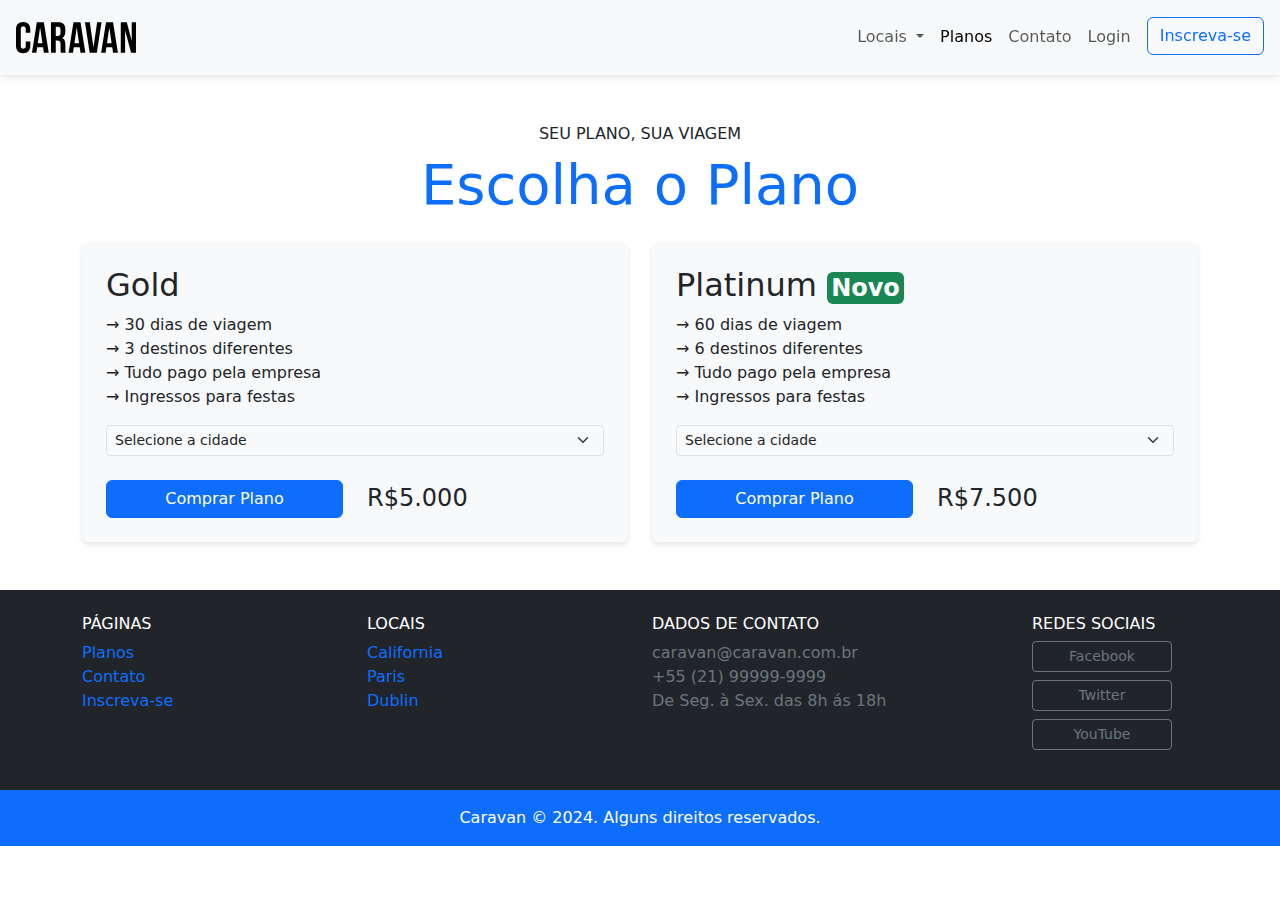
<file: planos.html>
<!DOCTYPE html>
<html lang="pt-BR">
  <head>
    <meta charset="UTF-8" />
    <meta name="viewport" content="width=device-width, initial-scale=1.0" />
    <title>Caravan - Planos</title>
    <link rel="stylesheet" href="css/bootstrap.css" />
    <link rel="stylesheet" href="css/style.css" />
  </head>

  <body>
    <!-- Modal -->
    <div
      class="modal fade"
      id="modalLogin"
      tabindex="-1"
      aria-labelledby="modalLoginTitulo"
      aria-hidden="true"
    >
      <div class="modal-dialog">
        <div class="modal-content">
          <div class="modal-header">
            <h1 class="modal-title fs-5" id="modalLogin">Entre na sua conta</h1>
            <button
              type="button"
              class="btn-close"
              data-bs-dismiss="modal"
              aria-label="Close"
            ></button>
          </div>
          <div class="modal-body">
            <form>
              <div class="mb-3">
                <label for="loginEmail" class="form-label">E-mail</label>
                <input type="email" class="form-control" id="loginEmail" />
              </div>
              <div class="mb-3">
                <label for="loginSenha" class="form-label">Senha</label>
                <input type="password" class="form-control" id="loginSenha" />
              </div>

              <button type="submit" class="btn btn-primary">
                Entrar na Conta
              </button>
              <div class="form-text mt-2">
                Esqueceu a senha?
                <a href="#">Clique aqui</a>
              </div>
            </form>
          </div>
        </div>
      </div>
    </div>

    <!-- NavBar -->
    <nav
      class="navbar navbar-expand-md bg-body-tertiary fixed-top p-3 box-shadow"
    >
      <a class="navbar-brand" href="index.html">
        <img src="img/caravan.svg" alt="Logo Caravan" />
      </a>

      <button
        class="navbar-toggler"
        type="button"
        data-bs-toggle="collapse"
        data-bs-target="#descubraLocais"
        aria-controls="navbarSupportedContent"
        aria-expanded="false"
        aria-label="Toggle navigation"
      >
        <span class="navbar-toggler-icon"></span>
      </button>

      <div class="collapse navbar-collapse" id="descubraLocais">
        <ul class="navbar-nav ms-auto">
          <li class="nav-item dropdown">
            <a
              class="nav-link dropdown-toggle"
              href="#"
              role="button"
              data-bs-toggle="dropdown"
              aria-expanded="false"
            >
              Locais
            </a>
            <ul class="dropdown-menu">
              <li><a class="dropdown-item" href="local.html">California</a></li>
              <li><a class="dropdown-item" href="local.html">Paris</a></li>
              <li><a class="dropdown-item" href="local.html">Dublin</a></li>
            </ul>
          </li>
          <li class="nav-item">
            <a class="nav-link active" aria-current="page" href="planos.html">
              Planos
            </a>
          </li>
          <li class="nav-item">
            <a class="nav-link" aria-current="page" href="contato.html">
              Contato
            </a>
          </li>
          <li class="nav-item">
            <a
              class="nav-link"
              aria-current="page"
              href="#"
              data-bs-toggle="modal"
              data-bs-target="#modalLogin"
            >
              Login
            </a>
          </li>
          <li class="nav-item">
            <a
              class="btn btn-outline-primary ms-md-2"
              aria-current="page"
              href="inscricao.html"
            >
              Inscreva-se
            </a>
          </li>
        </ul>
      </div>
    </nav>

    <!-- Planos -->
    <section class="container mt-5">
      <div class="mb-4 text-center">
        <span class="h6 d-block">SEU PLANO, SUA VIAGEM</span>
        <h1 class="display-4 text-primary">Escolha o Plano</h1>
      </div>
      <div class="row">
        <!-- Gold -->
        <div class="col-md mb-5">
          <div class="bg-light rounded p-4 box-shadow">
            <h2>Gold</h2>
            <ul class="list-unstyled lista-plano">
              <li>
                <span
                  data-bs-toggle="tooltip"
                  data-bs-placement="top"
                  data-bs-title="Isso mesmo, são 30 dias totais durante a viagem."
                >
                  → 30 dias de viagem
                </span>
              </li>
              <li>→ 3 destinos diferentes</li>
              <li>→ Tudo pago pela empresa</li>
              <li>→ Ingressos para festas</li>
            </ul>
            <form>
              <select
                class="form-select form-select-sm bg-light"
                id="inputCidades"
              >
                <option selected>Selecione a cidade</option>
                <option value="1">California</option>
                <option value="2">Paris</option>
                <option value="3">Dublin</option>
              </select>
            </form>
            <div class="row mt-4 align-items-center">
              <div class="col">
                <a href="inscricao.html" class="btn btn-primary btn-md d-block">
                  Comprar Plano
                </a>
              </div>
              <div class="col">
                <span class="h4">R$5.000</span>
              </div>
            </div>
          </div>
        </div>

        <!-- Platinum -->
        <div class="col-md mb-5">
          <div class="bg-light rounded p-4 box-shadow">
            <h2>
              Platinum
              <span class="badge p-1 text-bg-success">Novo</span>
            </h2>
            <ul class="list-unstyled lista-plano">
              <li>→ 60 dias de viagem</li>
              <li>→ 6 destinos diferentes</li>
              <li>→ Tudo pago pela empresa</li>
              <li>→ Ingressos para festas</li>
            </ul>
            <form>
              <select
                class="form-select form-select-sm bg-light"
                id="inputCidades"
              >
                <option selected>Selecione a cidade</option>
                <option value="1">California</option>
                <option value="2">Paris</option>
                <option value="3">Dublin</option>
              </select>
            </form>
            <div class="row mt-4 align-items-center">
              <div class="col">
                <a href="inscricao.html" class="btn btn-primary btn-md d-block">
                  Comprar Plano
                </a>
              </div>
              <div class="col">
                <span class="h4">R$7.500</span>
              </div>
            </div>
          </div>
        </div>
      </div>
    </section>

    <!-- Footer -->
    <footer class="bg-dark text-white">
      <div class="container py-4">
        <div class="row">
          <div class="col-md-3 col-6">
            <h4 class="h6">PÁGINAS</h4>
            <ul class="list-unstyled">
              <li>
                <a class="text-decoration-none" href="planos.html">Planos</a>
              </li>
              <li>
                <a class="text-decoration-none" href="contato.html">Contato</a>
              </li>
              <li>
                <a class="text-decoration-none" href="inscricao.html">
                  Inscreva-se
                </a>
              </li>
            </ul>
          </div>

          <div class="col-md-3 col-6">
            <h4 class="h6">LOCAIS</h4>
            <ul class="list-unstyled">
              <li>
                <a class="text-decoration-none" href="local.html">California</a>
              </li>
              <li>
                <a class="text-decoration-none" href="local.html">Paris</a>
              </li>
              <li>
                <a class="text-decoration-none" href="local.html">Dublin</a>
              </li>
            </ul>
          </div>

          <div class="col-md-4">
            <h4 class="h6">DADOS DE CONTATO</h4>
            <ul class="list-unstyled text-secondary">
              <li>caravan@caravan.com.br</li>
              <li>+55 (21) 99999-9999</li>
              <li>De Seg. à Sex. das 8h ás 18h</li>
            </ul>
          </div>

          <div class="col-md-2 col-3">
            <h4 class="h6">REDES SOCIAIS</h4>
            <ul class="list-unstyled btn-maxwidth">
              <li>
                <a
                  class="btn btn-sm btn-outline-secondary mb-2 d-block"
                  href="#"
                >
                  Facebook
                </a>
              </li>
              <li>
                <a
                  class="btn btn-sm btn-outline-secondary mb-2 d-block"
                  href="#"
                >
                  Twitter
                </a>
              </li>
              <li>
                <a
                  class="btn btn-sm btn-outline-secondary mb-2 d-block"
                  href="#"
                >
                  YouTube
                </a>
              </li>
            </ul>
          </div>
        </div>
      </div>

      <div class="bg-primary text-center py-3">
        <p class="mb-0">Caravan &copy 2024. Alguns direitos reservados.</p>
      </div>
    </footer>

    <script type="text/javascript" src="js/bootstrap.bundle.js"></script>
    <script type="text/javascript" src="js/script.js"></script>
  </body>
</html>
</file>
<file: css/style.css>
body {
  padding-top: 76px;
}

.box-shadow {
  box-shadow: 0 2px 4px 0 rgba(0, 0, 0, 0.05), 0 4px 8px 0 rgba(0, 0, 0, 0.05);
}

.icone {
  height: 100px;
}

#home-quote {
  background: url("../img/bg-quote.jpg") center center;
  background-size: cover;
}

@media (max-width: 767px) {
  #home-quote .display-4 {
    font-size: 2.5rem;
  }

  body {
    padding-top: 0;
  }

  .fixed-top {
    position: relative;
  }
}

.pergunta + .pergunta {
  border-top: 1px solid rgba(0, 0, 0, 0.2);
}

.btn-maxwidth {
  max-width: 140px;
}
</file>
